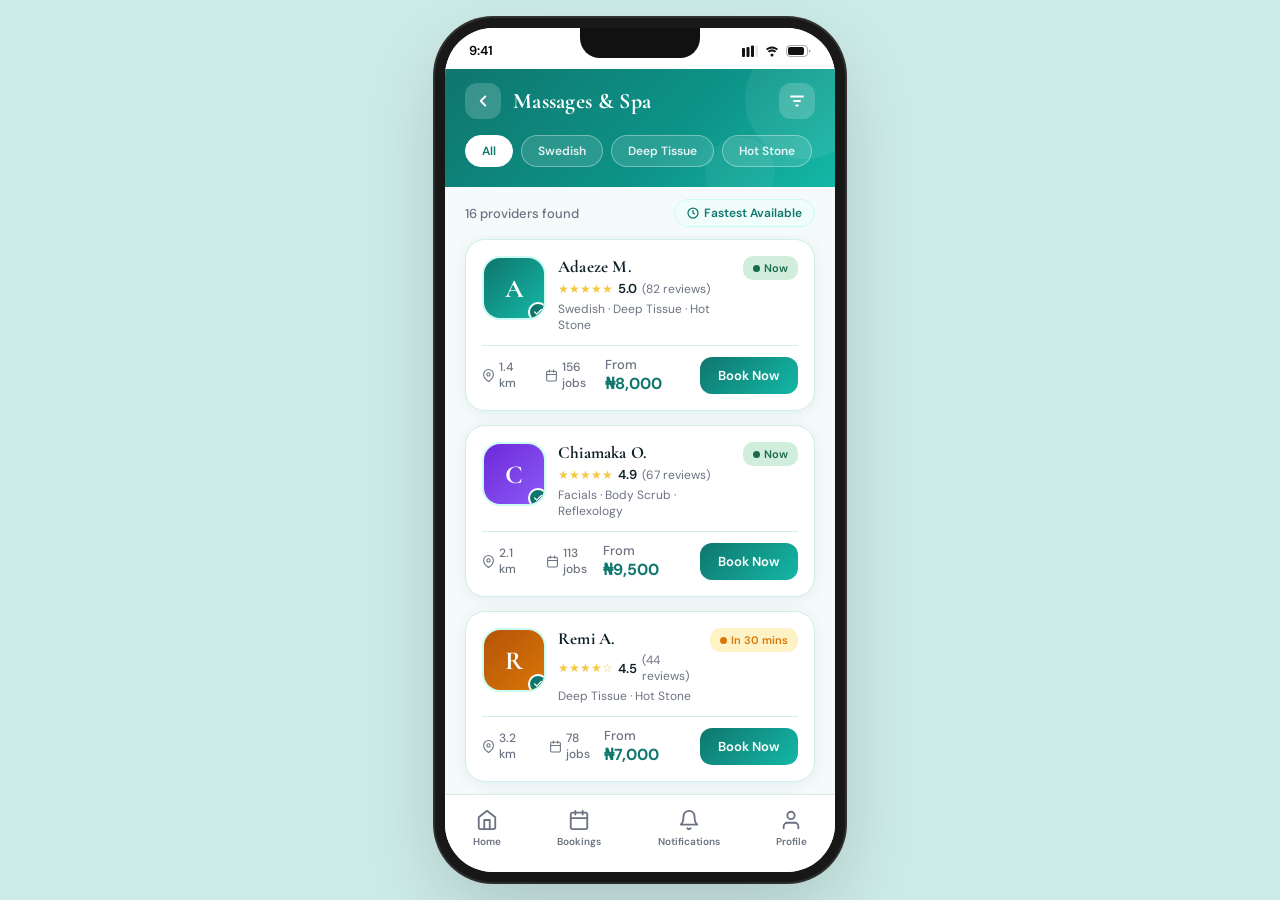
<file: index.html>
<!DOCTYPE html>
<html lang="en">
<head>
<meta charset="UTF-8">
<meta name="viewport" content="width=device-width, initial-scale=1.0, maximum-scale=1.0">
<title>Chorez – Massages & Spa</title>
<link href="https://fonts.googleapis.com/css2?family=Cormorant+Garamond:wght@500;600;700&family=DM+Sans:wght@400;500;600&display=swap" rel="stylesheet">
<style>
  *, *::before, *::after { box-sizing: border-box; margin: 0; padding: 0; }

  :root {
    --teal: #0F766E;
    --teal-light: #14B8A6;
    --teal-pale: #F0FDFA;
    --teal-tag: #CCFBF1;
    --bg: #F5FAFA;
    --white: #FFFFFF;
    --text: #0F2027;
    --muted: #6B7280;
    --border: #D1EDE9;
    --card-shadow: 0 2px 14px rgba(15,118,110,0.08);
    --green: #1A6B4A;
    --green-tag: #D1EDDC;
    --accent: #F4C842;
  }

  body {
    font-family: 'DM Sans', sans-serif;
    background: #cceae7;
    display: flex;
    justify-content: center;
    align-items: center;
    min-height: 100vh;
    padding: 20px;
  }

  .phone {
    width: 390px; height: 844px;
    background: var(--bg);
    border-radius: 48px;
    box-shadow: 0 30px 80px rgba(0,0,0,0.18), 0 0 0 10px #1a1a1a, 0 0 0 12px #333;
    overflow: hidden; position: relative;
    display: flex; flex-direction: column;
  }

  .notch {
    width: 120px; height: 30px; background: #111;
    border-radius: 0 0 20px 20px;
    position: absolute; top: 0; left: 50%; transform: translateX(-50%); z-index: 10;
  }

  .status-bar {
    background: var(--white);
    padding: 14px 24px 10px;
    display: flex; justify-content: space-between; align-items: center;
    font-size: 13px; font-weight: 600; font-family: 'DM Sans', sans-serif;
  }
  .status-icons { display: flex; gap: 6px; align-items: center; }

  .header {
    background: linear-gradient(135deg, #0F766E 0%, #0D9488 60%, #14B8A6 100%);
    padding: 14px 20px 18px;
    position: relative; overflow: hidden;
  }
  /* Decorative circles for spa feel */
  .header::before {
    content: '';
    position: absolute; top: -30px; right: -30px;
    width: 120px; height: 120px;
    border-radius: 50%;
    background: rgba(255,255,255,0.07);
  }
  .header::after {
    content: '';
    position: absolute; bottom: -20px; right: 60px;
    width: 70px; height: 70px;
    border-radius: 50%;
    background: rgba(255,255,255,0.05);
  }

  .header-top {
    display: flex; align-items: center; gap: 12px;
    margin-bottom: 16px; position: relative; z-index: 1;
  }
  .back-btn {
    width: 36px; height: 36px;
    background: rgba(255,255,255,0.18);
    border-radius: 12px;
    display: flex; align-items: center; justify-content: center;
    cursor: pointer; flex-shrink: 0;
  }
  .header-title {
    font-family: 'Cormorant Garamond', serif;
    font-size: 22px; font-weight: 700;
    color: #fff; flex: 1; letter-spacing: 0.3px;
  }
  .filter-btn {
    width: 36px; height: 36px;
    background: rgba(255,255,255,0.18);
    border-radius: 12px;
    display: flex; align-items: center; justify-content: center;
    cursor: pointer; flex-shrink: 0;
  }

  .subcats {
    display: flex; gap: 8px;
    overflow-x: auto; scrollbar-width: none;
    padding-bottom: 2px; position: relative; z-index: 1;
  }
  .subcats::-webkit-scrollbar { display: none; }
  .subcat-chip {
    white-space: nowrap; padding: 7px 16px; border-radius: 20px;
    font-size: 12px; font-weight: 600; cursor: pointer;
    border: 1.5px solid rgba(255,255,255,0.35);
    background: rgba(255,255,255,0.12);
    color: rgba(255,255,255,0.88);
    font-family: 'DM Sans', sans-serif;
  }
  .subcat-chip.active {
    background: #fff; color: var(--teal); border-color: #fff;
  }

  .sort-bar {
    padding: 12px 20px 8px;
    display: flex; align-items: center; justify-content: space-between;
  }
  .results-count { font-size: 13px; color: var(--muted); font-weight: 500; }
  .sort-pill {
    display: flex; align-items: center; gap: 5px;
    font-size: 12px; font-weight: 600;
    color: var(--teal); background: var(--teal-pale);
    padding: 5px 12px; border-radius: 20px; cursor: pointer;
    font-family: 'DM Sans', sans-serif;
    border: 1px solid var(--teal-tag);
  }

  .scroll-area {
    flex: 1; overflow-y: auto;
    padding: 4px 20px 8px; scrollbar-width: none;
  }
  .scroll-area::-webkit-scrollbar { display: none; }

  .provider-card {
    background: var(--white);
    border-radius: 20px; padding: 16px;
    margin-bottom: 14px;
    box-shadow: var(--card-shadow);
    display: flex; flex-direction: column; gap: 12px;
    animation: slideUp 0.4s ease both;
    border: 1px solid var(--border);
  }
  .provider-card:nth-child(1) { animation-delay: 0.05s; }
  .provider-card:nth-child(2) { animation-delay: 0.1s; }
  .provider-card:nth-child(3) { animation-delay: 0.15s; }
  .provider-card:nth-child(4) { animation-delay: 0.2s; }

  @keyframes slideUp {
    from { opacity: 0; transform: translateY(16px); }
    to { opacity: 1; transform: translateY(0); }
  }

  .card-top { display: flex; gap: 12px; align-items: flex-start; }
  .provider-photo {
    width: 64px; height: 64px; border-radius: 18px;
    flex-shrink: 0; overflow: hidden; position: relative;
    border: 2px solid var(--teal-tag);
  }
  .avatar-placeholder {
    width: 100%; height: 100%;
    display: flex; align-items: center; justify-content: center;
    font-size: 26px; font-weight: 700;
    font-family: 'Cormorant Garamond', serif; color: #fff;
  }
  .verified-badge {
    position: absolute; bottom: -4px; right: -4px;
    width: 20px; height: 20px;
    background: var(--teal); border-radius: 50%;
    border: 2px solid white;
    display: flex; align-items: center; justify-content: center;
  }
  .verified-badge svg { width: 10px; height: 10px; }

  .provider-info { flex: 1; }
  .provider-name {
    font-family: 'Cormorant Garamond', serif;
    font-size: 17px; font-weight: 700;
    color: var(--text); margin-bottom: 3px; letter-spacing: 0.2px;
  }
  .rating-row { display: flex; align-items: center; gap: 5px; margin-bottom: 4px; }
  .stars { color: var(--accent); font-size: 12px; }
  .rating-num { font-size: 13px; font-weight: 600; color: var(--text); }
  .reviews { font-size: 12px; color: var(--muted); }
  .skills { font-size: 12px; color: var(--muted); }

  .avail-badge {
    display: flex; align-items: center; gap: 4px;
    padding: 5px 10px; border-radius: 10px;
    font-size: 11px; font-weight: 600;
    white-space: nowrap; font-family: 'DM Sans', sans-serif;
  }
  .avail-badge.now { background: var(--green-tag); color: var(--green); }
  .avail-badge.soon { background: #FEF3C7; color: #D97706; }
  .avail-dot { width: 7px; height: 7px; border-radius: 50%; background: currentColor; flex-shrink: 0; }

  .card-bottom {
    display: flex; align-items: center; justify-content: space-between;
    padding-top: 10px; border-top: 1px solid var(--border);
  }
  .meta-row { display: flex; gap: 14px; }
  .meta-item {
    display: flex; align-items: center; gap: 4px;
    font-size: 12px; color: var(--muted); font-weight: 500;
  }
  .meta-item svg { width: 13px; height: 13px; flex-shrink: 0; }
  .price { font-family: 'DM Sans', sans-serif; font-size: 13px; color: var(--muted); font-weight: 500; }
  .price span { color: var(--teal); font-size: 16px; font-weight: 700; }

  .book-btn {
    background: linear-gradient(135deg, #0F766E, #14B8A6);
    color: #fff; border: none; border-radius: 12px;
    padding: 10px 18px; font-size: 13px; font-weight: 600;
    font-family: 'DM Sans', sans-serif; cursor: pointer;
    white-space: nowrap; transition: opacity 0.2s, transform 0.1s;
  }
  .book-btn:hover { opacity: 0.9; }
  .book-btn:active { transform: scale(0.97); }

  .navbar {
    background: var(--white);
    border-top: 1px solid var(--border);
    padding: 10px 0 20px;
    display: flex; justify-content: space-around; align-items: center;
    flex-shrink: 0;
  }
  .nav-item {
    display: flex; flex-direction: column; align-items: center;
    gap: 4px; cursor: pointer; padding: 4px 12px; color: var(--muted);
  }
  .nav-item svg { width: 22px; height: 22px; }
  .nav-label { font-size: 10px; font-weight: 600; font-family: 'DM Sans', sans-serif; color: var(--muted); }
</style>
</head>
<body>
<div class="phone">
  <div class="notch"></div>

  <div class="status-bar">
    <span>9:41</span>
    <div class="status-icons">
      <svg width="16" height="12" viewBox="0 0 16 12" fill="none"><rect x="0" y="3" width="3" height="9" rx="1" fill="#111"/><rect x="4.5" y="2" width="3" height="10" rx="1" fill="#111"/><rect x="9" y="0.5" width="3" height="11.5" rx="1" fill="#111"/><rect x="13.5" y="0" width="2.5" height="12" rx="1" fill="#E5E7EB"/></svg>
      <svg width="16" height="12" viewBox="0 0 16 12" fill="none"><path d="M8 3.5C9.8 3.5 11.4 4.2 12.6 5.3L14 3.9C12.4 2.4 10.3 1.5 8 1.5C5.7 1.5 3.6 2.4 2 3.9L3.4 5.3C4.6 4.2 6.2 3.5 8 3.5Z" fill="#111"/><path d="M8 6.5C9.1 6.5 10.1 6.9 10.8 7.6L12.2 6.2C11.1 5.2 9.6 4.5 8 4.5C6.4 4.5 4.9 5.2 3.8 6.2L5.2 7.6C5.9 6.9 6.9 6.5 8 6.5Z" fill="#111"/><circle cx="8" cy="10" r="1.5" fill="#111"/></svg>
      <svg width="25" height="12" viewBox="0 0 25 12" fill="none"><rect x="0.5" y="0.5" width="21" height="11" rx="3.5" stroke="#111" stroke-opacity="0.35"/><rect x="2" y="2" width="16" height="8" rx="2" fill="#111"/><path d="M23 4.5V7.5C23.8 7.2 24.5 6.5 24.5 6C24.5 5.5 23.8 4.8 23 4.5Z" fill="#111" fill-opacity="0.4"/></svg>
    </div>
  </div>

  <div class="header">
    <div class="header-top">
      <div class="back-btn">
        <svg viewBox="0 0 24 24" fill="none" stroke="white" stroke-width="2.5" stroke-linecap="round" stroke-linejoin="round" width="18" height="18"><path d="M15 18l-6-6 6-6"/></svg>
      </div>
      <span class="header-title">Massages & Spa</span>
      <div class="filter-btn">
        <svg viewBox="0 0 24 24" fill="none" stroke="white" stroke-width="2.5" stroke-linecap="round" stroke-linejoin="round" width="18" height="18"><line x1="4" y1="6" x2="20" y2="6"/><line x1="8" y1="12" x2="16" y2="12"/><line x1="11" y1="18" x2="13" y2="18"/></svg>
      </div>
    </div>
    <div class="subcats">
      <div class="subcat-chip active">All</div>
      <div class="subcat-chip">Swedish</div>
      <div class="subcat-chip">Deep Tissue</div>
      <div class="subcat-chip">Hot Stone</div>
      <div class="subcat-chip">Reflexology</div>
      <div class="subcat-chip">Facials</div>
      <div class="subcat-chip">Body Scrub</div>
    </div>
  </div>

  <div class="sort-bar">
    <span class="results-count">16 providers found</span>
    <div class="sort-pill">
      <svg width="12" height="12" viewBox="0 0 24 24" fill="none" stroke="currentColor" stroke-width="2.5"><circle cx="12" cy="12" r="10"/><polyline points="12 6 12 12 16 14"/></svg>
      Fastest Available
    </div>
  </div>

  <div class="scroll-area">

    <!-- Card 1 -->
    <div class="provider-card">
      <div class="card-top">
        <div class="provider-photo" style="position:relative;">
          <div class="avatar-placeholder" style="background: linear-gradient(135deg,#0F766E,#14B8A6);">A</div>
          <div class="verified-badge">
            <svg viewBox="0 0 24 24" fill="none" stroke="white" stroke-width="3" stroke-linecap="round" stroke-linejoin="round"><polyline points="20 6 9 17 4 12"/></svg>
          </div>
        </div>
        <div class="provider-info">
          <div class="provider-name">Adaeze M.</div>
          <div class="rating-row">
            <span class="stars">★★★★★</span>
            <span class="rating-num">5.0</span>
            <span class="reviews">(82 reviews)</span>
          </div>
          <div class="skills">Swedish · Deep Tissue · Hot Stone</div>
        </div>
        <div class="avail-badge now"><div class="avail-dot"></div>Now</div>
      </div>
      <div class="card-bottom">
        <div class="meta-row">
          <div class="meta-item">
            <svg viewBox="0 0 24 24" fill="none" stroke="currentColor" stroke-width="2" stroke-linecap="round"><path d="M21 10c0 7-9 13-9 13S3 17 3 10a9 9 0 0118 0z"/><circle cx="12" cy="10" r="3"/></svg>
            1.4 km
          </div>
          <div class="meta-item">
            <svg viewBox="0 0 24 24" fill="none" stroke="currentColor" stroke-width="2" stroke-linecap="round"><rect x="3" y="4" width="18" height="18" rx="2"/><line x1="16" y1="2" x2="16" y2="6"/><line x1="8" y1="2" x2="8" y2="6"/><line x1="3" y1="10" x2="21" y2="10"/></svg>
            156 jobs
          </div>
        </div>
        <div style="display:flex;align-items:center;gap:10px;">
          <div class="price">From <span>₦8,000</span></div>
          <button class="book-btn">Book Now</button>
        </div>
      </div>
    </div>

    <!-- Card 2 -->
    <div class="provider-card">
      <div class="card-top">
        <div class="provider-photo" style="position:relative;">
          <div class="avatar-placeholder" style="background: linear-gradient(135deg,#6D28D9,#8B5CF6);">C</div>
          <div class="verified-badge">
            <svg viewBox="0 0 24 24" fill="none" stroke="white" stroke-width="3" stroke-linecap="round" stroke-linejoin="round"><polyline points="20 6 9 17 4 12"/></svg>
          </div>
        </div>
        <div class="provider-info">
          <div class="provider-name">Chiamaka O.</div>
          <div class="rating-row">
            <span class="stars">★★★★★</span>
            <span class="rating-num">4.9</span>
            <span class="reviews">(67 reviews)</span>
          </div>
          <div class="skills">Facials · Body Scrub · Reflexology</div>
        </div>
        <div class="avail-badge now"><div class="avail-dot"></div>Now</div>
      </div>
      <div class="card-bottom">
        <div class="meta-row">
          <div class="meta-item">
            <svg viewBox="0 0 24 24" fill="none" stroke="currentColor" stroke-width="2" stroke-linecap="round"><path d="M21 10c0 7-9 13-9 13S3 17 3 10a9 9 0 0118 0z"/><circle cx="12" cy="10" r="3"/></svg>
            2.1 km
          </div>
          <div class="meta-item">
            <svg viewBox="0 0 24 24" fill="none" stroke="currentColor" stroke-width="2" stroke-linecap="round"><rect x="3" y="4" width="18" height="18" rx="2"/><line x1="16" y1="2" x2="16" y2="6"/><line x1="8" y1="2" x2="8" y2="6"/><line x1="3" y1="10" x2="21" y2="10"/></svg>
            113 jobs
          </div>
        </div>
        <div style="display:flex;align-items:center;gap:10px;">
          <div class="price">From <span>₦9,500</span></div>
          <button class="book-btn">Book Now</button>
        </div>
      </div>
    </div>

    <!-- Card 3 -->
    <div class="provider-card">
      <div class="card-top">
        <div class="provider-photo" style="position:relative;">
          <div class="avatar-placeholder" style="background: linear-gradient(135deg,#B45309,#D97706);">R</div>
          <div class="verified-badge">
            <svg viewBox="0 0 24 24" fill="none" stroke="white" stroke-width="3" stroke-linecap="round" stroke-linejoin="round"><polyline points="20 6 9 17 4 12"/></svg>
          </div>
        </div>
        <div class="provider-info">
          <div class="provider-name">Remi A.</div>
          <div class="rating-row">
            <span class="stars">★★★★☆</span>
            <span class="rating-num">4.5</span>
            <span class="reviews">(44 reviews)</span>
          </div>
          <div class="skills">Deep Tissue · Hot Stone</div>
        </div>
        <div class="avail-badge soon"><div class="avail-dot"></div>In 30 mins</div>
      </div>
      <div class="card-bottom">
        <div class="meta-row">
          <div class="meta-item">
            <svg viewBox="0 0 24 24" fill="none" stroke="currentColor" stroke-width="2" stroke-linecap="round"><path d="M21 10c0 7-9 13-9 13S3 17 3 10a9 9 0 0118 0z"/><circle cx="12" cy="10" r="3"/></svg>
            3.2 km
          </div>
          <div class="meta-item">
            <svg viewBox="0 0 24 24" fill="none" stroke="currentColor" stroke-width="2" stroke-linecap="round"><rect x="3" y="4" width="18" height="18" rx="2"/><line x1="16" y1="2" x2="16" y2="6"/><line x1="8" y1="2" x2="8" y2="6"/><line x1="3" y1="10" x2="21" y2="10"/></svg>
            78 jobs
          </div>
        </div>
        <div style="display:flex;align-items:center;gap:10px;">
          <div class="price">From <span>₦7,000</span></div>
          <button class="book-btn">Book Now</button>
        </div>
      </div>
    </div>

    <!-- Card 4 -->
    <div class="provider-card">
      <div class="card-top">
        <div class="provider-photo" style="position:relative;">
          <div class="avatar-placeholder" style="background: linear-gradient(135deg,#0369A1,#0EA5E9);">Y</div>
          <div class="verified-badge">
            <svg viewBox="0 0 24 24" fill="none" stroke="white" stroke-width="3" stroke-linecap="round" stroke-linejoin="round"><polyline points="20 6 9 17 4 12"/></svg>
          </div>
        </div>
        <div class="provider-info">
          <div class="provider-name">Yetunde B.</div>
          <div class="rating-row">
            <span class="stars">★★★★★</span>
            <span class="rating-num">4.7</span>
            <span class="reviews">(59 reviews)</span>
          </div>
          <div class="skills">Swedish · Facials · Body Scrub</div>
        </div>
        <div class="avail-badge soon"><div class="avail-dot"></div>In 1hr</div>
      </div>
      <div class="card-bottom">
        <div class="meta-row">
          <div class="meta-item">
            <svg viewBox="0 0 24 24" fill="none" stroke="currentColor" stroke-width="2" stroke-linecap="round"><path d="M21 10c0 7-9 13-9 13S3 17 3 10a9 9 0 0118 0z"/><circle cx="12" cy="10" r="3"/></svg>
            4.0 km
          </div>
          <div class="meta-item">
            <svg viewBox="0 0 24 24" fill="none" stroke="currentColor" stroke-width="2" stroke-linecap="round"><rect x="3" y="4" width="18" height="18" rx="2"/><line x1="16" y1="2" x2="16" y2="6"/><line x1="8" y1="2" x2="8" y2="6"/><line x1="3" y1="10" x2="21" y2="10"/></svg>
            95 jobs
          </div>
        </div>
        <div style="display:flex;align-items:center;gap:10px;">
          <div class="price">From <span>₦8,500</span></div>
          <button class="book-btn">Book Now</button>
        </div>
      </div>
    </div>

  </div>

  <div class="navbar">
    <div class="nav-item">
      <svg viewBox="0 0 24 24" fill="none" stroke="currentColor" stroke-width="2" stroke-linecap="round" stroke-linejoin="round"><path d="M3 9l9-7 9 7v11a2 2 0 01-2 2H5a2 2 0 01-2-2z"/><polyline points="9 22 9 12 15 12 15 22"/></svg>
      <span class="nav-label">Home</span>
    </div>
    <div class="nav-item">
      <svg viewBox="0 0 24 24" fill="none" stroke="currentColor" stroke-width="2" stroke-linecap="round" stroke-linejoin="round"><rect x="3" y="4" width="18" height="18" rx="2"/><line x1="16" y1="2" x2="16" y2="6"/><line x1="8" y1="2" x2="8" y2="6"/><line x1="3" y1="10" x2="21" y2="10"/></svg>
      <span class="nav-label">Bookings</span>
    </div>
    <div class="nav-item">
      <svg viewBox="0 0 24 24" fill="none" stroke="currentColor" stroke-width="2" stroke-linecap="round" stroke-linejoin="round"><path d="M18 8A6 6 0 006 8c0 7-3 9-3 9h18s-3-2-3-9"/><path d="M13.73 21a2 2 0 01-3.46 0"/></svg>
      <span class="nav-label">Notifications</span>
    </div>
    <div class="nav-item">
      <svg viewBox="0 0 24 24" fill="none" stroke="currentColor" stroke-width="2" stroke-linecap="round" stroke-linejoin="round"><path d="M20 21v-2a4 4 0 00-4-4H8a4 4 0 00-4 4v2"/><circle cx="12" cy="7" r="4"/></svg>
      <span class="nav-label">Profile</span>
    </div>
  </div>

</div>
</body>
</html>
</file>
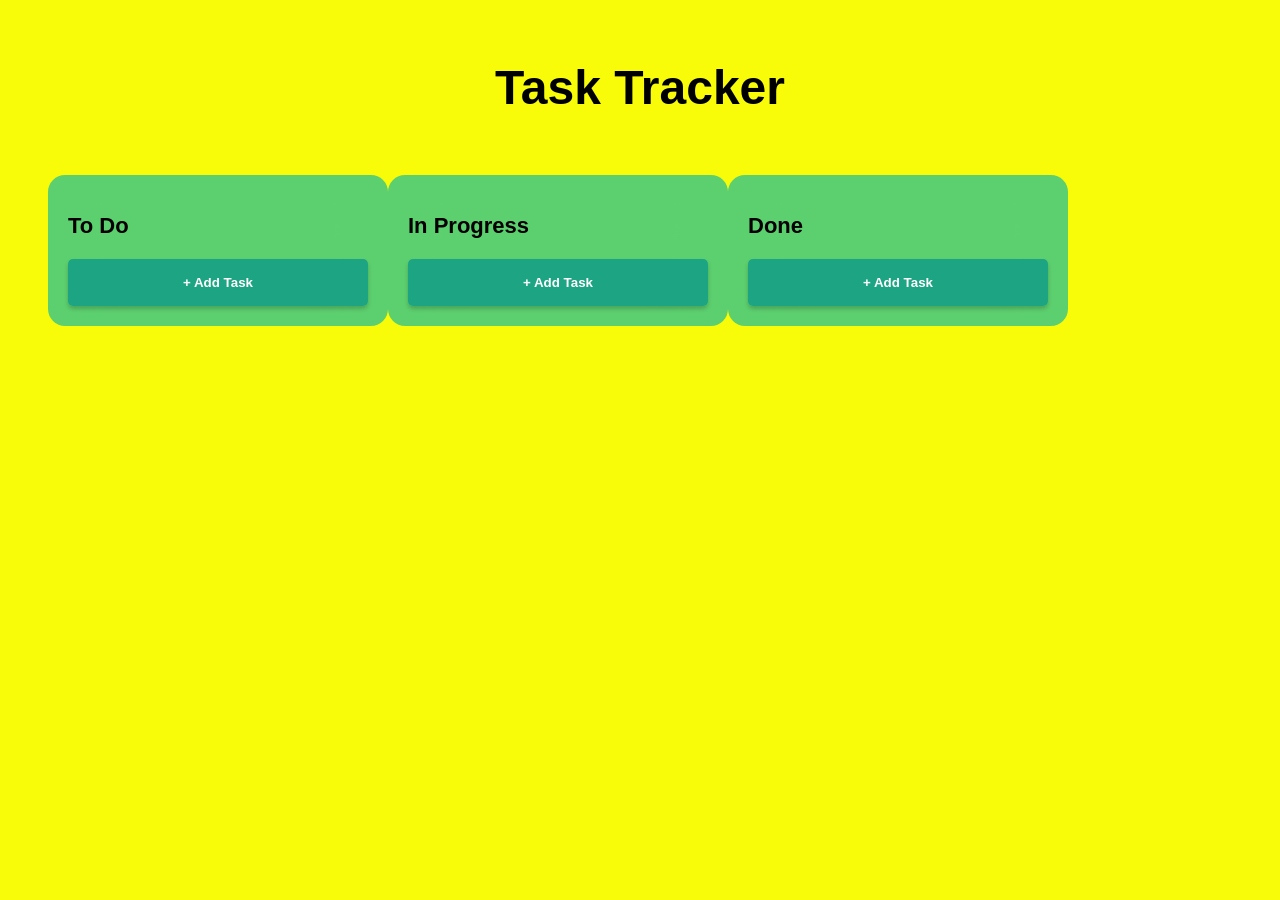
<file: TrelloExample/index.html>
<!DOCTYPE html>
<html lang="en">
<head>
    <meta charset="UTF-8">
    <meta name="viewport" content="width=device-width, initial-scale=1.0">
    <title>Task Tracker</title>
    <link rel="stylesheet" href="styles.css">
</head>
<body>
    <h1>Task Tracker</h1>

    <div class="board">
        <div class="column">
            <h2>To Do</h2>
            <div id="todo"></div>
            <button class="add-btn" onclick="showForm('todo')">+ Add Task</button>
            <div id="form-todo" class="task-form" >
                <input type="text" id="title-todo" class="task-input" placeholder="Task Title">
                <textarea id="desc-todo" class="td" placeholder="Task Description"></textarea>
                <button class="form-btn" onclick="addTask('todo')">Save</button>
                <button class="form-btn" onclick="hideForm('todo')">Cancel</button>
            </div>
        </div>
        <div class="column">
            <h2>In Progress</h2>
            <div id="progress"></div>
            <button class="add-btn" onclick="showForm('progress')">+ Add Task</button>
            <div id="form-progress" class="task-form" >
                <input type="text" id="title-progress" class="task-input" placeholder="Task Title">
                <textarea id="desc-progress" class="td" placeholder="Task Description"></textarea>
                <button class="form-btn" onclick="addTask('progress')">Save</button>
                <button class="form-btn" onclick="hideForm('progress')">Cancel</button>
            </div>
        </div>
        <div class="column">
            <h2>Done</h2>
            <div id="done"></div>
            <button class="add-btn" onclick="showForm('done')">+ Add Task</button>
            <div id="form-done" class="task-form" >
                <input type="text" id="title-done" class="task-input" placeholder="Task Title">
                <textarea id="desc-done" class="td" placeholder="Task Description"></textarea>
                <button class="form-btn" onclick="addTask('done')">Save</button>
                <button class="form-btn" onclick="hideForm('done')">Cancel</button>
            </div>
        </div>
    </div>
    <script src="app.js"></script>
</body>
</html>
</file>
<file: TrelloExample/styles.css>
body {
    font-family: Arial, sans-serif;
    background-color: #f8fc09;
    padding: 20px;
}

h1 {
    color: #000;
    text-align: center;
    font-size: 48px;
    font-weight: bold;
    margin-bottom: 40px;
}

.board {
    display: flex;
    padding: 20px;
    margin-top: 20px;
    margin-right: auto;
    margin-left: auto;
}

.column {
    background-color: rgba(26, 188, 156, 0.7);
    border-radius: 17px;
    padding: 20px;
    width: 300px;
    -webkit-backdrop-filter: blur(34px);
    backdrop-filter: blur(34px);
}

.column:hover {
    background-color: #325344;
    transform: translateY(-3px);
}

.column h2 {
    margin-bottom: 20px;
    font-size: 22px;
    color: #000;
    font-weight: bold;
}

.task-form {
    background: rgb(39, 174, 96, 0.6);
    border-radius: 5px;
    padding: 10px;
    margin-bottom: 10px;
    cursor: move;
    border: 1px solid rgb(255, 255, 255, 0.3);
}

.task-form h3 {
    margin-bottom: 8px;
    font-size: 16px;
    font-weight: bold;
    color: #000;
}

.task-form p {
    font-size: 14px;
    color: #222;
}

.delete-btn {
    background-color: #f44336;
    color: white;
    border: none;
    padding: 5px 12px;
    border-radius: 5px;
    cursor: pointer;
    float: right;
    font-weight: bold;
    box-shadow: 0 2px 4px rgba(0, 0, 0, 0.2);
    transition: all 0.3s;
}

.delete-btn:hover {
    background-color: #1db2cc;
    transform: translateY(-3px);
    box-shadow: 0 4px 6px rgba(0, 0, 0, 0.4);
}

.add-btn {
    background: rgb(22, 160, 133, 0.9);
    color: white;
    border: none;
    padding: 16px;
    border-radius: 5px;
    cursor: pointer;
    width: 100%;
    font-weight: bold;
    box-shadow: 0 3px 4px rgba(0, 0, 0, 0.2);
    transition: all 0.3s;
}
.add-btn:hover {
    background-color: #25eb0b;
    box-shadow: 0 5px 10px rgba(0, 0, 0, 0.4);
    transform: translateY(-3px);
}

input, textarea {
    width: 100%;
    padding: 11px;
    margin-top: 10px;
    border: 3px solid #6853e2;
    border-radius: 4px;
    background: white;
    font-size: 14px;
    box-sizing: border-box;
}

.form-btn {
    padding: 12px 8px;
    margin: 10px 5px 0 0;
    border: none;
    border-radius: 4px;
    cursor: pointer;
    font-weight: bold;
    transition: all 0.3s;
    font-size: 16px;
}
.task-input:hover {
    border-color: #e92c2c;
    box-shadow: 0 0 5px rgba(104, 83, 226, 0.5);
    transform: translateX(-7px);
}

.td:hover {
    border-color: #e92c2c;
    box-shadow: 0 0 5px rgba(104, 83, 226, 0.5);
    transform: translateX(-7px);
}

.form-btn:hover {
    background-color: #72cc1d;
    transform: translateX(-3px);
}

.task-form {
    display: none;
    margin-top: 10px;
    width: 100%;
}

.task-form:hover {
    background-color: rgb(204, 201, 29);
    transform: translateY(-3px);
}

.save-btn {
    background-color: #033509;
    color: rgb(163, 175, 166);    
    box-shadow: 0 2px 4px rgba(0, 0, 0, 0.2);
}

.save-btn:hover {
    background-color: rgb(9, 195, 219);
    transform: translateY(-3px);
}


.cancel-btn {
    background-color: #fc4444;
    box-shadow: 0 2px 4px rgba(0, 0, 0, 0.2);
    color: white;
}

.cancel-btn:hover {
    background-color: rgb(9, 195, 219);
    transform: translateY(-3px);
}
</file>
